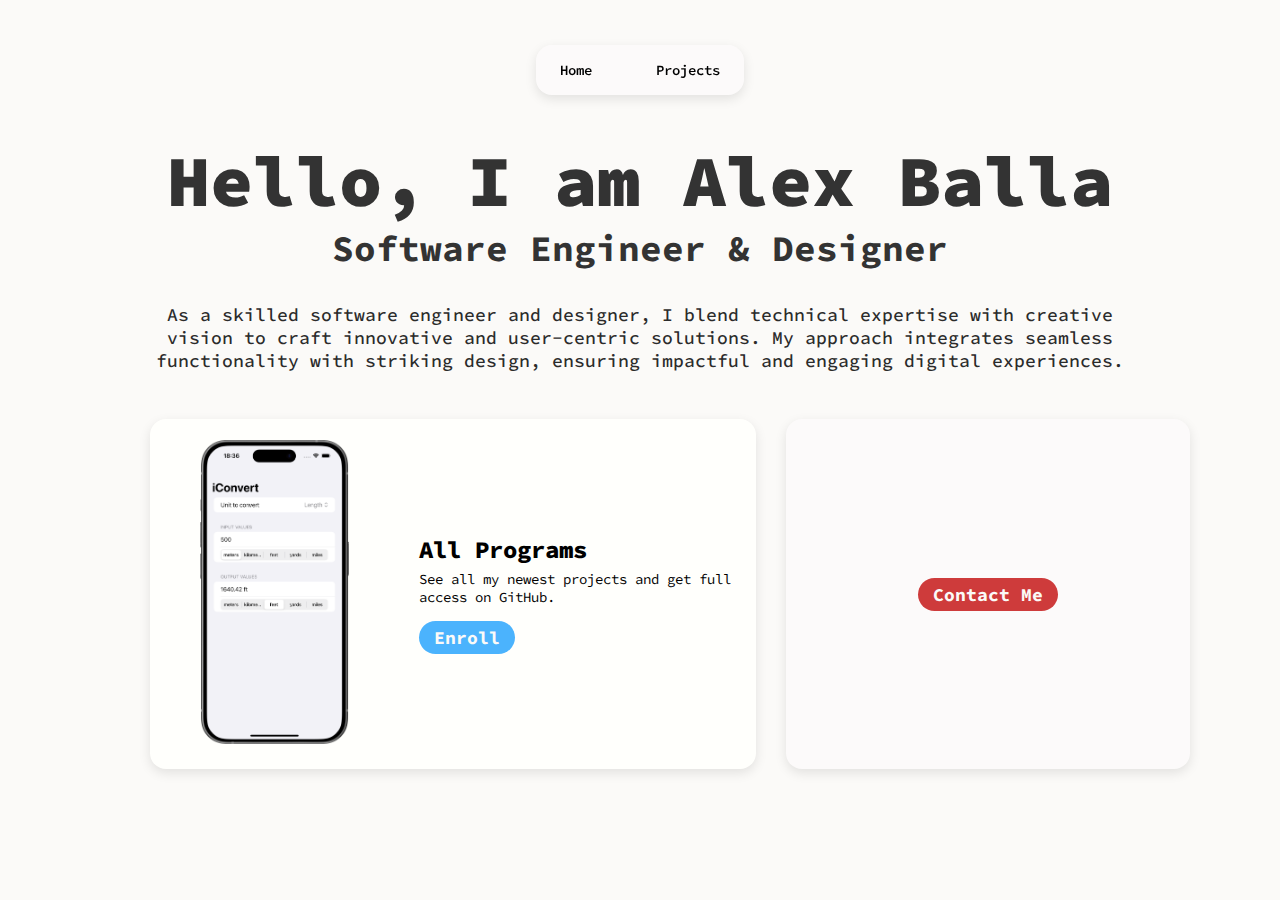
<file: website/index.html>
<!DOCTYPE html>
<html lang="en">
<head>
    <meta charset="UTF-8">
    <meta name="viewport" content="width=device-width, initial-scale=1.0">
    <link rel="stylesheet" href="style.css"> 
    <link rel="icon" href="data:image/svg+xml,<svg xmlns=%22http://www.w3.org/2000/svg%22 viewBox=%220 0 100 100%22><text y=%22.9em%22 font-size=%2290%22>💗</text></svg>">
    <title>sol0vanti</title>
</head>
<body>
    <div class="container">
        <nav class="navbar">
            <ul class="nav-links">
                <li class="nav-link">
                    <a href="./index.html">Home</a>
                </li>
                <li class="nav-link">
                    <a href="projects/iConvert.html">Projects</a>
                </li>
            </ul>
        </nav>
        <div class="header">
            <div class="title">
                <h1>Hello, I am Alex Balla</h1>
                <h3>Software Engineer & Designer</h3>
            </div>
            <div class="content">
                <p>As a skilled software engineer and designer, 
                    I blend technical expertise with creative 
                    vision to craft innovative and user-centric 
                    solutions. My approach integrates seamless 
                    functionality with striking design, 
                    ensuring impactful and engaging digital 
                    experiences.</p>
            </div>
            <div class="banners">
                <div class="banner banner-projects">
                    <div class="banner-image">
                        <img src="banner-image.png" alt="Iphone" class="image">
                    </div>
                    <div class="banner-text">
                        <h3>All Programs</h3>
                        <p>See all my newest projects and get full access on GitHub.</p>
                        <a href="projects/iConvert.html">
                            <button>Enroll</button>
                        </a>
                    </div>
                </div>
                <div class="banner banner-social">
                    <div class="banner-text">
                        <a href="https://transition-website.web.app">
                            <button>Contact Me</button>
                        </a>
                    </div>
                </div>
            </div>
        </div>
    </div>
</body>
</html>
</file>
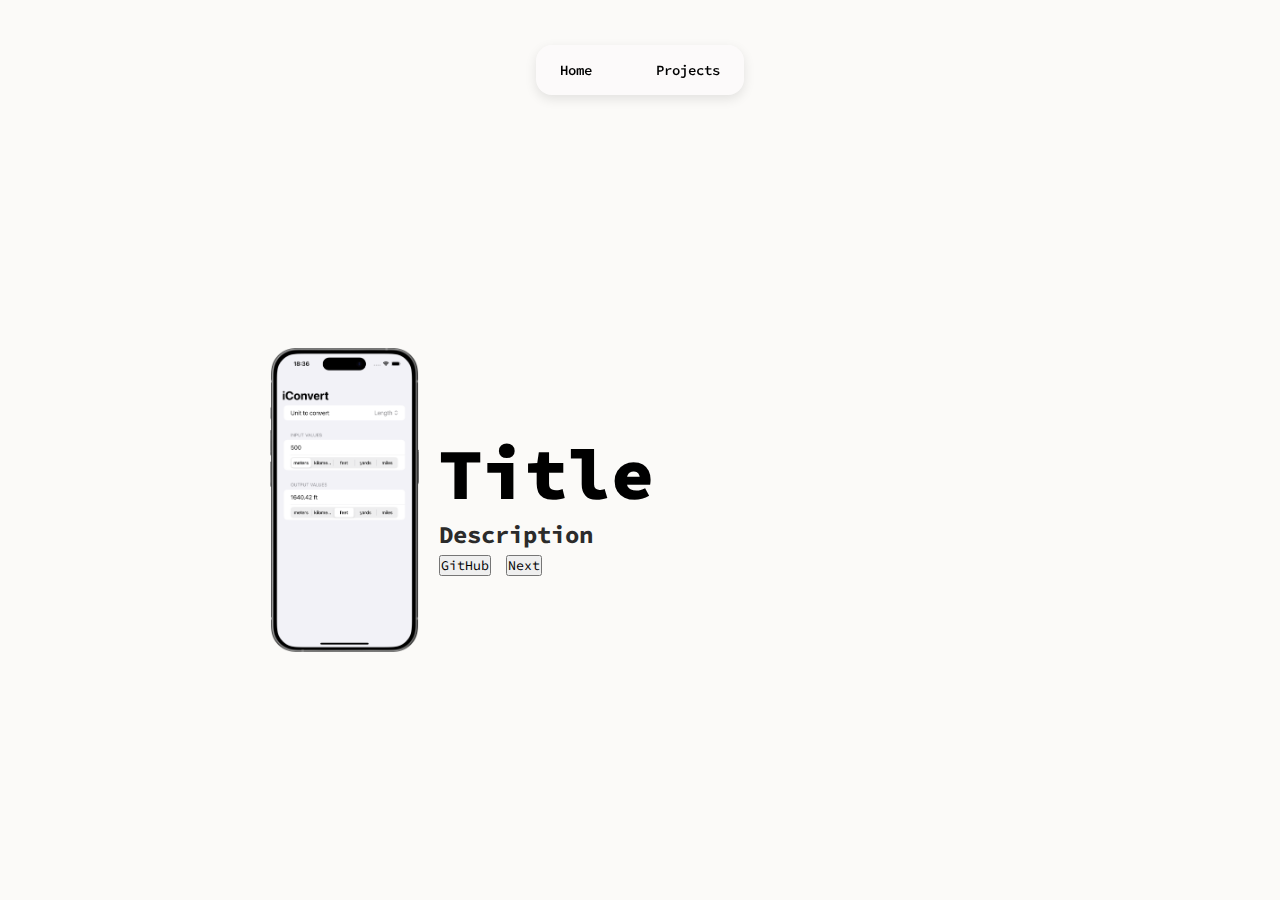
<file: website/projects.html>
<!DOCTYPE html>
<html lang="en">
<head>
    <meta charset="UTF-8">
    <meta name="viewport" content="width=device-width, initial-scale=1.0">
    <link rel="stylesheet" href="style.css"> 
    <link rel="icon" href="data:image/svg+xml,<svg xmlns=%22http://www.w3.org/2000/svg%22 viewBox=%220 0 100 100%22><text y=%22.9em%22 font-size=%2290%22>💗</text></svg>">
    <title>sol0vanti</title>
</head>
<body>
    <div class="container">
        <nav class="navbar">
            <ul class="nav-links">
                <li class="nav-link">
                    <a href="index.html">Home</a>
                </li>
                <li class="nav-link">
                    <a href="projects.html">Projects</a>
                </li>
            </ul>
        </nav>
        <div class="projects-section">
            <div class="projects-image">
                <img src="banner-image.png" alt="Iphone" class="image">
            </div>
            <div class="projects-header">
                <div class="projects-text">
                    <h1>Title</h1>
                    <h3>Description</h3>
                </div>
                <div class="projects-buttons">
                    <a href="#">
                        <button>GitHub</button>
                    </a>
                    <a href="#">
                        <button>Next</button>
                    </a>
                </div>
            </div>
        </div>
    </div>
</body>
</html>
</file>
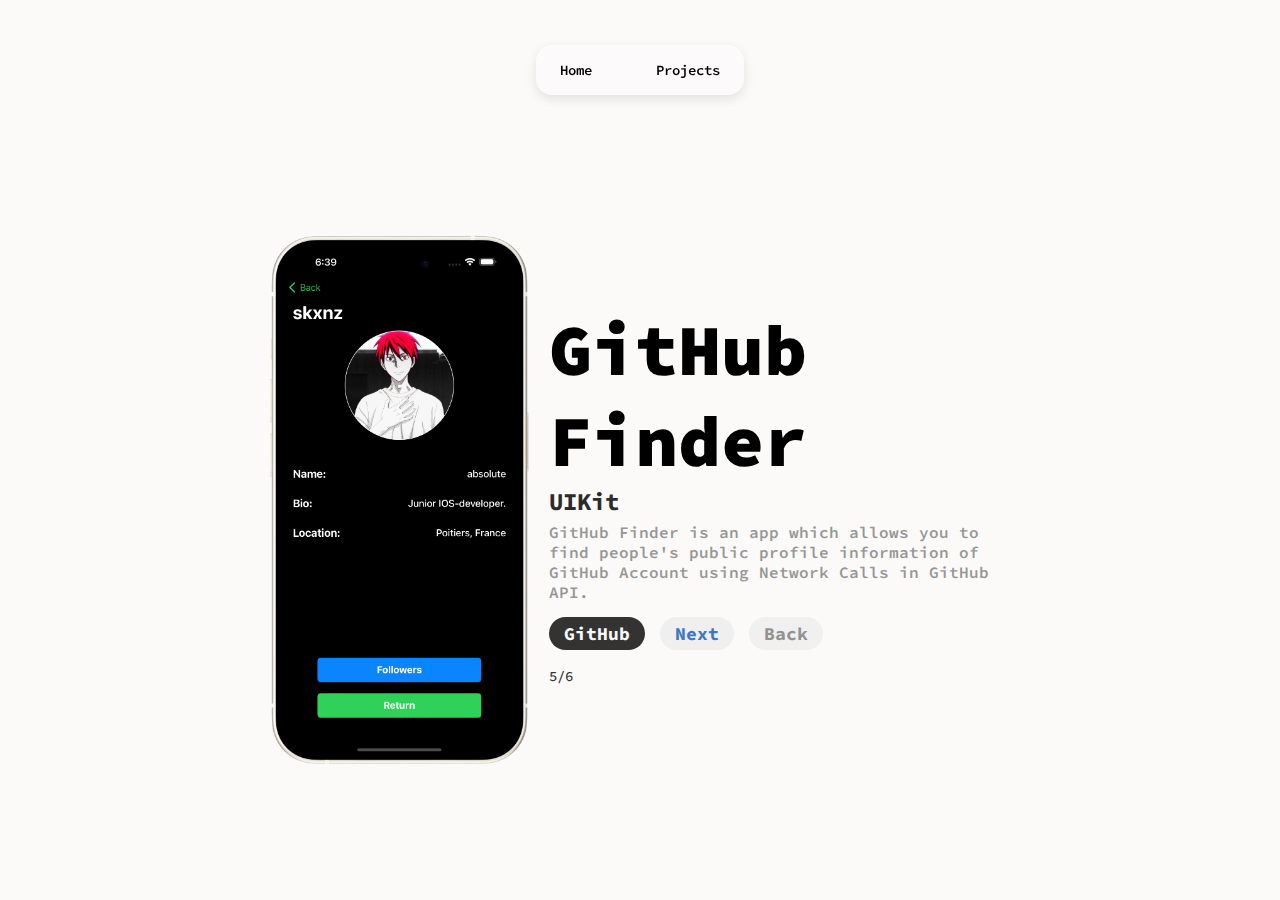
<file: website/projects/GitHub-Finder.html>
<!DOCTYPE html>
<html lang="en">
<head>
    <meta charset="UTF-8">
    <meta name="viewport" content="width=device-width, initial-scale=1.0">
    <link rel="stylesheet" href="../style.css"> 
    <link rel="icon" href="data:image/svg+xml,<svg xmlns=%22http://www.w3.org/2000/svg%22 viewBox=%220 0 100 100%22><text y=%22.9em%22 font-size=%2290%22>💗</text></svg>">
    <title>sol0vanti</title>
</head>
<body>
    <div class="container">
        <nav class="navbar"> 
            <ul class="nav-links">
                <li class="nav-link">
                    <a href="../index.html">Home</a>
                </li>
                <li class="nav-link">
                    <a href="./iConvert.html">Projects</a>
                </li>
            </ul>
        </nav>
        <div class="projects-section">
            <div class="projects-image">
                <img src="./images/GitHub-Finder-image.png" alt="Iphone" class="project-image">
            </div>
            <div class="projects-header">
                <h1>GitHub Finder</h1>
                <h3>UIKit</h3>
                <p>GitHub Finder is an app which allows you to find people's public profile information of GitHub Account using Network Calls in GitHub API.</p>
                <div class="projects-buttons">
                    <a href="https://github.com/sol0vanti/GitHub-Finder">
                        <button class="github-button project-button">GitHub</button>
                    </a>
                     <a href="./Taxi-AB.html">
                        <button class="next-button project-button">Next</button>
                    </a>
                    <a href="./MeowAPI.html">
                        <button class="back-button project-button">Back</button>
                    </a>
                </div>
                <p><span>5/6</span></p>
            </div>
        </div>
    </div>
</body>
</html>
</file>
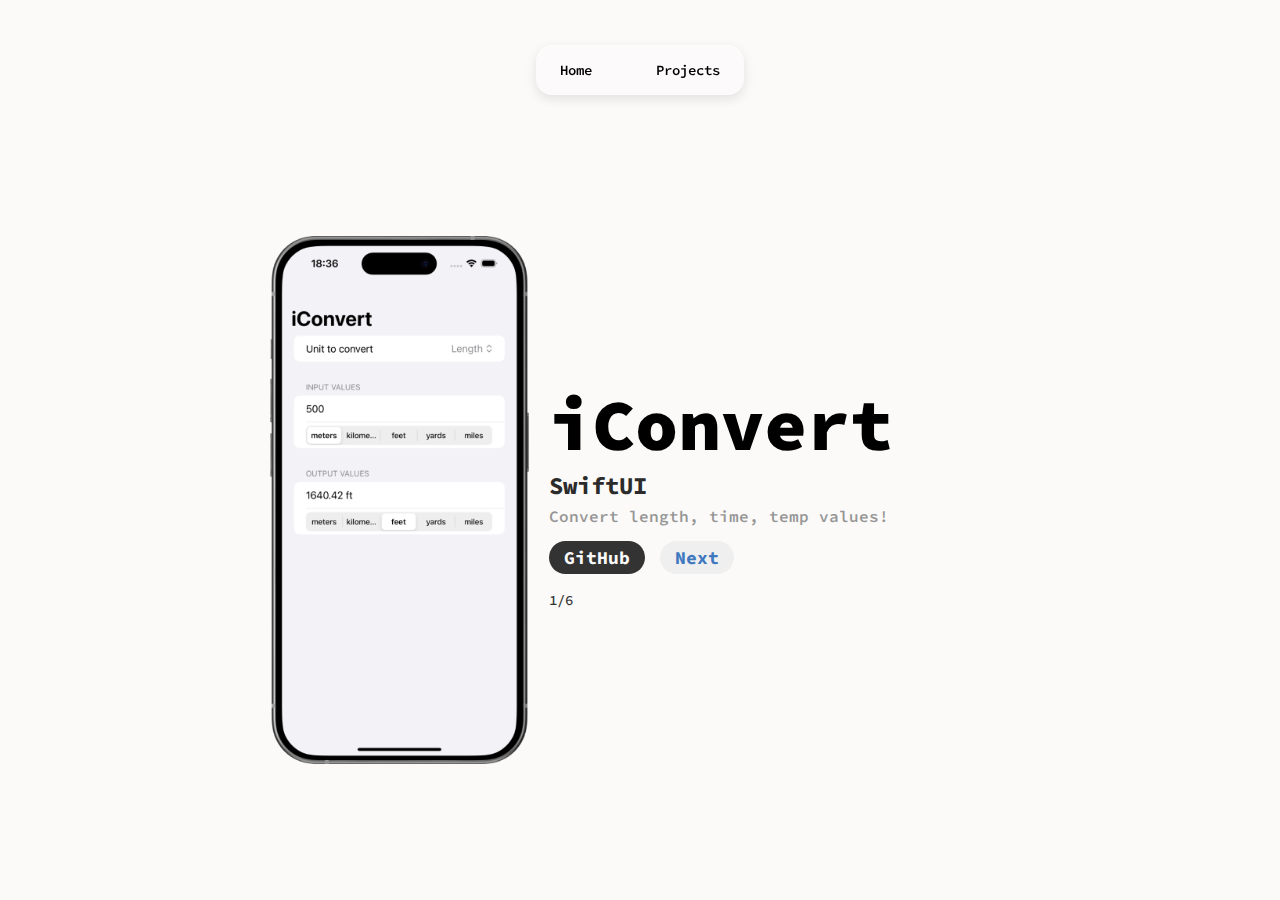
<file: website/projects/iConvert.html>
<!DOCTYPE html>
<html lang="en">
<head>
    <meta charset="UTF-8">
    <meta name="viewport" content="width=device-width, initial-scale=1.0">
    <link rel="stylesheet" href="../style.css"> 
    <link rel="icon" href="data:image/svg+xml,<svg xmlns=%22http://www.w3.org/2000/svg%22 viewBox=%220 0 100 100%22><text y=%22.9em%22 font-size=%2290%22>💗</text></svg>">
    <title>sol0vanti</title>
</head>
<body>
    <div class="container">
        <nav class="navbar"> 
            <ul class="nav-links">
                <li class="nav-link">
                    <a href="../index.html">Home</a>
                </li>
                <li class="nav-link">
                    <a href="./iConvert.html">Projects</a>
                </li>
            </ul>
        </nav>
        <div class="projects-section">
            <div class="projects-image">
                <img src="../banner-image.png" alt="Iphone" class="project-image">
            </div>
            <div class="projects-header">
                <h1>iConvert</h1>
                <h3>SwiftUI</h3>
                <p>Convert length, time, temp values!</p>
                <div class="projects-buttons">
                    <a href="https://github.com/sol0vanti/iConvert">
                        <button class="github-button project-button">GitHub</button>
                    </a>
                     <a href="#">
                        <button class="next-button project-button">Next</button>
                    </a>
                </div>
                <p><span>1/6</span></p>
            </div>
        </div>
    </div>
</body>
</html>
</file>
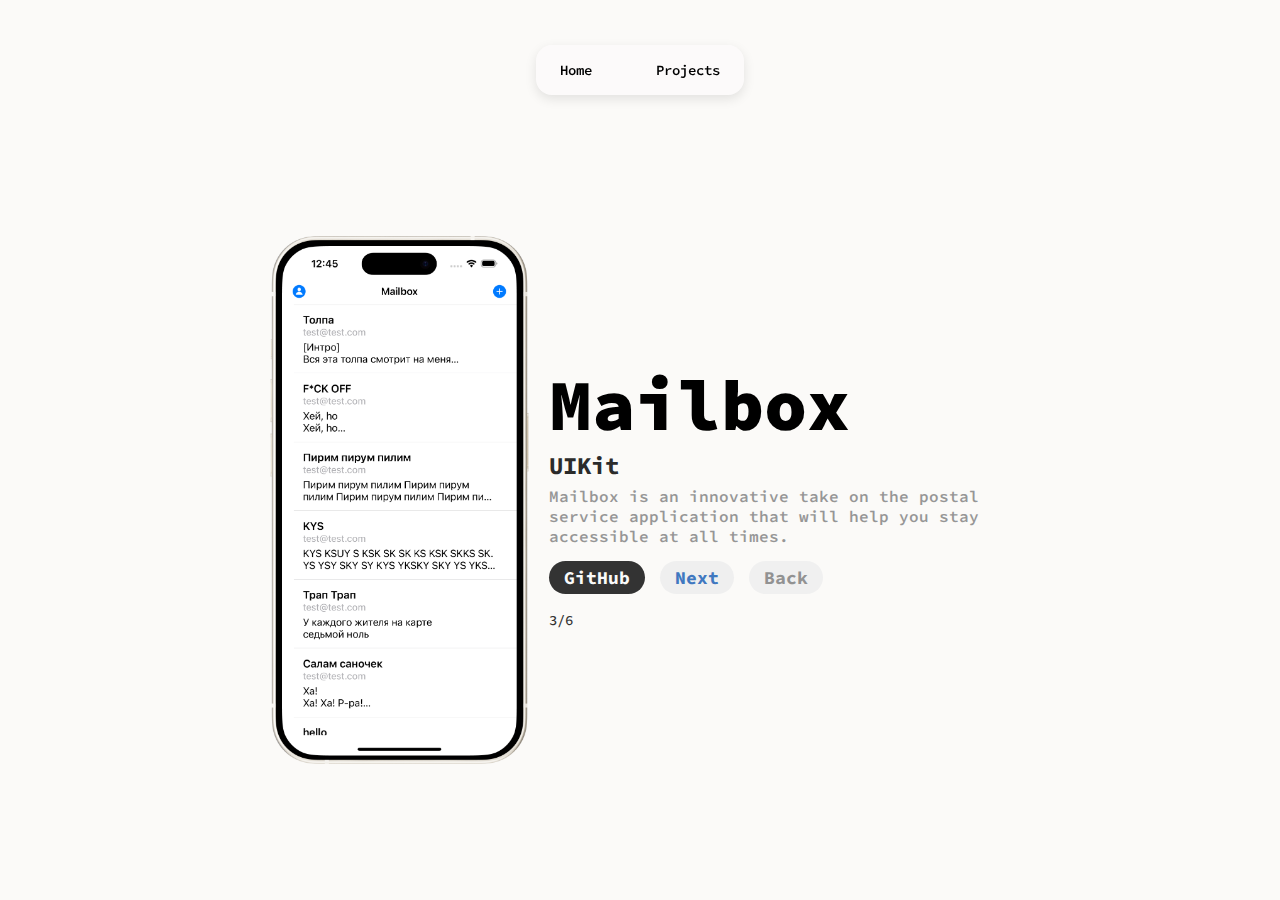
<file: website/projects/Mailbox.html>
<!DOCTYPE html>
<html lang="en">
<head>
    <meta charset="UTF-8">
    <meta name="viewport" content="width=device-width, initial-scale=1.0">
    <link rel="stylesheet" href="../style.css"> 
    <link rel="icon" href="data:image/svg+xml,<svg xmlns=%22http://www.w3.org/2000/svg%22 viewBox=%220 0 100 100%22><text y=%22.9em%22 font-size=%2290%22>💗</text></svg>">
    <title>sol0vanti</title>
</head>
<body>
    <div class="container">
        <nav class="navbar"> 
            <ul class="nav-links">
                <li class="nav-link">
                    <a href="../index.html">Home</a>
                </li>
                <li class="nav-link">
                    <a href="./iConvert.html">Projects</a>
                </li>
            </ul>
        </nav>
        <div class="projects-section">
            <div class="projects-image">
                <img src="./images/mailbox-image.png" alt="Iphone" class="project-image">
            </div>
            <div class="projects-header">
                <h1>Mailbox</h1>
                <h3>UIKit</h3>
                <p>Mailbox is an innovative take on the postal service application that will help you stay accessible at all times.</p>
                <div class="projects-buttons">
                    <a href="https://github.com/sol0vanti/Mailbox">
                        <button class="github-button project-button">GitHub</button>
                    </a>
                     <a href="./MeowAPI.html">
                        <button class="next-button project-button">Next</button>
                    </a>
                    <a href="./UAV.html">
                        <button class="back-button project-button">Back</button>
                    </a>
                </div>
                <p><span>3/6</span></p>
            </div>
        </div>
    </div>
</body>
</html>
</file>
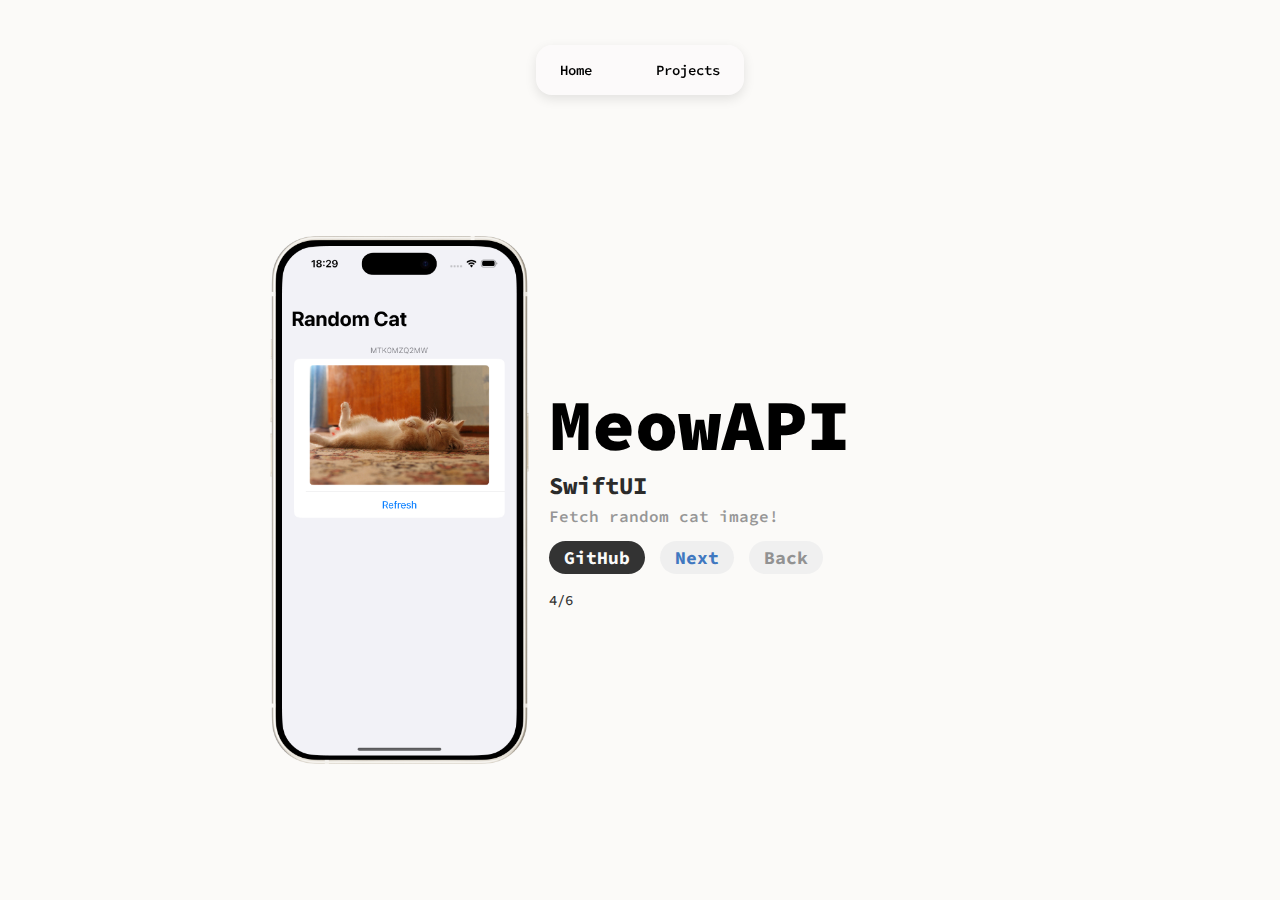
<file: website/projects/MeowAPI.html>
<!DOCTYPE html>
<html lang="en">
<head>
    <meta charset="UTF-8">
    <meta name="viewport" content="width=device-width, initial-scale=1.0">
    <link rel="stylesheet" href="../style.css"> 
    <link rel="icon" href="data:image/svg+xml,<svg xmlns=%22http://www.w3.org/2000/svg%22 viewBox=%220 0 100 100%22><text y=%22.9em%22 font-size=%2290%22>💗</text></svg>">
    <title>sol0vanti</title>
</head>
<body>
    <div class="container">
        <nav class="navbar"> 
            <ul class="nav-links">
                <li class="nav-link">
                    <a href="../index.html">Home</a>
                </li>
                <li class="nav-link">
                    <a href="./iConvert.html">Projects</a>
                </li>
            </ul>
        </nav>
        <div class="projects-section">
            <div class="projects-image">
                <img src="./images/MeowAPI-image.png" alt="Iphone" class="project-image">
            </div>
            <div class="projects-header">
                <h1>MeowAPI</h1>
                <h3>SwiftUI</h3>
                <p>Fetch random cat image!</p>
                <div class="projects-buttons">
                    <a href="https://github.com/sol0vanti/MeowAPI">
                        <button class="github-button project-button">GitHub</button>
                    </a>
                     <a href="./GitHub-Finder.html">
                        <button class="next-button project-button">Next</button>
                    </a>
                    <a href="./Mailbox.html">
                        <button class="back-button project-button">Back</button>
                    </a>
                </div>
                <p><span>4/6</span></p>
            </div>
        </div>
    </div>
</body>
</html>
</file>
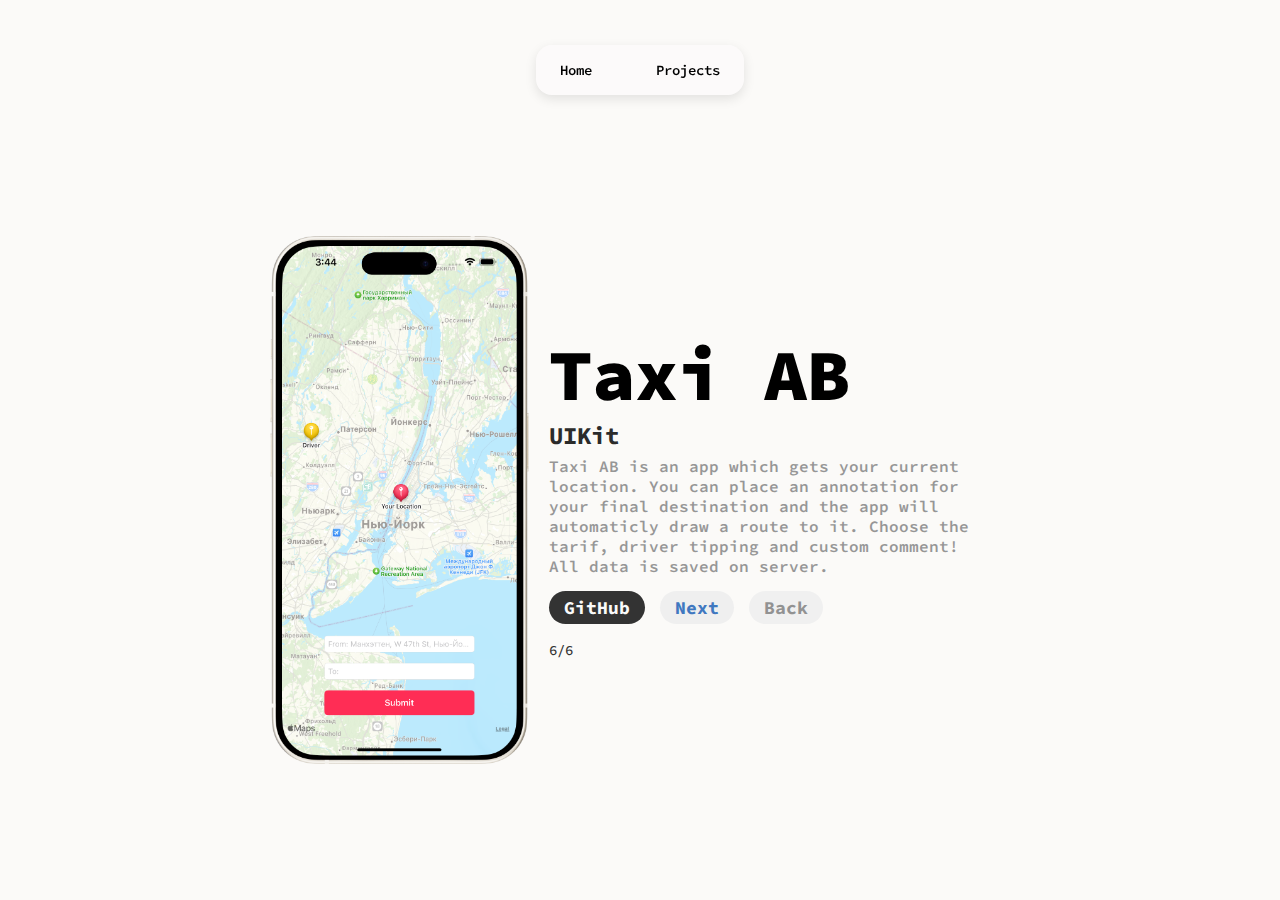
<file: website/projects/Taxi-AB.html>
<!DOCTYPE html>
<html lang="en">
<head>
    <meta charset="UTF-8">
    <meta name="viewport" content="width=device-width, initial-scale=1.0">
    <link rel="stylesheet" href="../style.css"> 
    <link rel="icon" href="data:image/svg+xml,<svg xmlns=%22http://www.w3.org/2000/svg%22 viewBox=%220 0 100 100%22><text y=%22.9em%22 font-size=%2290%22>💗</text></svg>">
    <title>sol0vanti</title>
</head>
<body>
    <div class="container">
        <nav class="navbar"> 
            <ul class="nav-links">
                <li class="nav-link">
                    <a href="../index.html">Home</a>
                </li>
                <li class="nav-link">
                    <a href="./iConvert.html">Projects</a>
                </li>
            </ul>
        </nav>
        <div class="projects-section">
            <div class="projects-image">
                <img src="./images/Taxi-AB-image.png" alt="Iphone" class="project-image">
            </div>
            <div class="projects-header">
                <h1>Taxi AB</h1>
                <h3>UIKit</h3>
                <p>Taxi AB is an app which gets your current location. You can place an annotation for your final destination and the app will automaticly draw a route to it. Choose the tarif, driver tipping and custom comment! All data is saved on server.</p>
                <div class="projects-buttons">
                    <a href="https://github.com/sol0vanti/Taxi-AB">
                        <button class="github-button project-button">GitHub</button>
                    </a>
                     <a href="./iConvert.html">
                        <button class="next-button project-button">Next</button>
                    </a>
                    <a href="./GitHub-Finder.html">
                        <button class="back-button project-button">Back</button>
                    </a>
                </div>
                <p><span>6/6</span></p>
            </div>
        </div>
    </div>
</body>
</html>
</file>
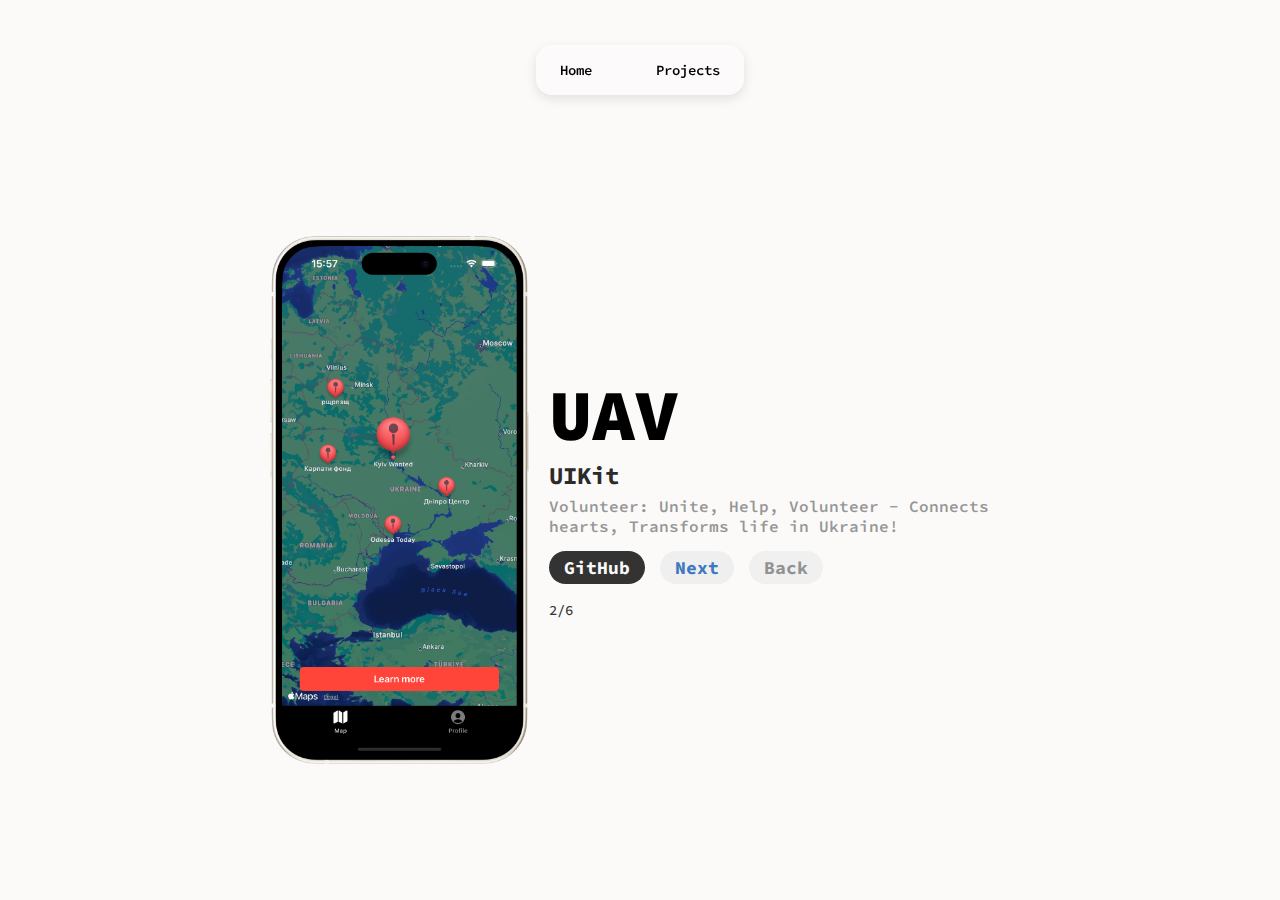
<file: website/projects/UAV.html>
<!DOCTYPE html>
<html lang="en">
<head>
    <meta charset="UTF-8">
    <meta name="viewport" content="width=device-width, initial-scale=1.0">
    <link rel="stylesheet" href="../style.css"> 
    <link rel="icon" href="data:image/svg+xml,<svg xmlns=%22http://www.w3.org/2000/svg%22 viewBox=%220 0 100 100%22><text y=%22.9em%22 font-size=%2290%22>💗</text></svg>">
    <title>sol0vanti</title>
</head>
<body>
    <div class="container">
        <nav class="navbar"> 
            <ul class="nav-links">
                <li class="nav-link">
                    <a href="../index.html">Home</a>
                </li>
                <li class="nav-link">
                    <a href="./iConvert.html">Projects</a>
                </li>
            </ul>
        </nav>
        <div class="projects-section">
            <div class="projects-image">
                <img src="./images/UAV-image.png" alt="Iphone" class="project-image">
            </div>
            <div class="projects-header">
                <h1>UAV</h1>
                <h3>UIKit</h3>
                <p>Volunteer: Unite, Help, Volunteer - Connects hearts, Transforms life in Ukraine!</p>
                <div class="projects-buttons">
                    <a href="https://github.com/sol0vanti/UAV">
                        <button class="github-button project-button">GitHub</button>
                    </a>
                     <a href="./Mailbox.html">
                        <button class="next-button project-button">Next</button>
                    </a>
                    <a href="./iConvert.html">
                        <button class="back-button project-button">Back</button>
                    </a>
                </div>
                <p><span>2/6</span></p>
            </div>
        </div>
    </div>
</body>
</html>
</file>
<file: website/style.css>
@import url('https://fonts.googleapis.com/css2?family=Source+Code+Pro:ital,wght@0,200..900;1,200..900&display=swap');

* {
    margin: 0;
    padding: 0;
    box-sizing: border-box;
    font-family: "Source Code Pro";
}

html {
    scroll-behavior: smooth;
}

body {
    background: #FBFAF8;
}

.container {
    display: flex;
    font-size: 14px;
    height: 100vh;
    justify-content: center;
}

.navbar {
    z-index: 2;
    position: fixed;
    top: 5vh;
    padding: 0.5rem 0.5rem;
    background: #FCFAFA;
    border-radius: 1rem;
    box-shadow: 0 4px 12px rgba(0, 0, 0, 0.1);
}

.nav-links {
    display: flex;
    gap: 2rem;
}

.nav-link {
    list-style: none;
    height: 100%;
    padding: 0.5rem 1rem;
    font-weight: 600;
    cursor: pointer;
}

.navbar a {
    text-decoration: none;
    color: currentColor;
}

.nav-link:hover {
    background-color: #6E8387;
    color: #FCFAFA;
    border-radius: 0.5rem;
}

.header {
    z-index: 1;
    text-align: center;
    padding-left: 15vh;
    padding-right: 15vh;
}

.projects-section {
    z-index: 1;
    text-align: center;
    padding-left: 15vh;
    padding-right: 15vh;
    margin: 15vh 0 2rem; /* Margin below the navbar and some spacing above */
    position: relative;
    display: flex;
    justify-content: space-between;
    align-items: center;
    width: calc(100vw - 30vh);
}

.projects-header {
    padding: 10px;
    margin: 10px;
    display: flex;
    flex-direction: column; /* Arrange items vertically */
    text-align: left; /* Align text to the left */
    display: flex; /* Use flexbox for positioning */
    align-items: flex-start; /* Align items to the top of the div */
    justify-content: flex-start; /* Align text to the left */
    flex: 1;
}

.projects-header h1 {
    font-size: 72px;
    font-weight: 900;
}

.projects-header h3 {
    font-size: 24px;
    font-weight: 700;
    color: rgb(43, 43, 43);
    margin-bottom: 5px;
}

.projects-header p {
    font-size: 16px;
    font-weight: 600;
    color: rgb(150, 150, 150);
    margin-bottom: 15px;
}

.projects-header span {
    color: #333;
    font-weight: 500;
    font-size: 14px;
}

.projects-buttons {
    display: flex;
    align-items: center;
    gap: 15px;
}

.project-button {
    font-size: 18px;
    font-weight: 700;
    padding-top: 5px;
    padding-bottom: 5px;
    padding-right: 15px;
    padding-left: 15px;
    border-radius: 2rem;
    border-width: 0;
    color: #FBFAF8;
    margin-bottom: 15px;
}

.github-button {
    background-color: #333;
    color: #fafafa;
}

.next-button {
    color: #4078c0;
}

.back-button {
    background-color: #f0f0f0;
    color: #929292;
}

.title {
    color: #333;
    margin: 15vh 0 2rem; /* Margin below the navbar and some spacing above */
    position: relative;
}

.title h1 {
    font-size: 72px;
    font-weight: 900;
}

.title h3 {
    font-size: 36px;
    font-weight: 700;
}

.content p {
    color: rgb(43, 43, 43);
    font-size: 18px;
    font-weight: 500;
    margin-bottom: 2rem;
}

.banners {
    display: flex;
    justify-content: space-between;
    align-items: center;
    width: calc(100vw - 30vh);
}

.banner {
    display: flex;
    justify-content: space-around;
    align-items: center; /* Full width minus 15vh margin on each side */
    margin: 0 auto; /* Center the container */
    background: #FCFAFA;
    border-radius: 1rem;
    box-shadow: 0 4px 12px rgba(0, 0, 0, 0.1);
    height: 350px;
    margin: 15px;
}

/* Styling for the second div */
.banner-text {
    padding: 10px;
    margin: 10px;
    display: flex;
    flex-direction: column; /* Arrange items vertically */
    align-items: center; /* Center items horizontally */
}

.banner-projects {
    flex: 0 0 60%;
    background: #FFFFFC;
}

.banner-projects .banner-text {
    text-align: left; /* Align text to the left */
    display: flex; /* Use flexbox for positioning */
    align-items: flex-start; /* Align items to the top of the div */
    justify-content: flex-start; /* Align text to the left */
    flex: 1;
}

.banner-projects .banner-text h3 {
    font-size: 24px;
    font-weight: 800;
    margin-bottom: 5px;
}

.banner-projects .banner-text p {
    font-size: 14px;
    font-weight: 400;
    margin-bottom: 15px;
}

.banner button {
    font-size: 18px;
    font-weight: 700;
    padding-top: 5px;
    padding-bottom: 5px;
    padding-right: 15px;
    padding-left: 15px;
    border-radius: 2rem;
    border-width: 0;
    background: #4BB3FD;
    color: #FBFAF8;
}

.banner-social button {
    background: #ce3b3b;
}

.banner-social {
    flex: 0 0 40%;
}

.banner-social .banner-text {
    text-align: center;
}

.banner-social .banner-text h3 {
    font-size: 24px;
    font-weight: 800;
    margin-bottom: 15px;
}

.banner-image {
    flex: 0 1 auto;
    padding: 2.5rem;
    margin: 10px;
}

/* Optional: Additional styling for items in the second div */
.banner-text > .banner-image {
    margin: 5px 0;
}

.image {
    height: 304px;
    width: auto;
}

.project-image {
    height: 528px;
    width: auto;
}

@media (max-width: 600px) {
    .banners {
        display: none;
    }

    .header .content {
        padding-bottom: 25px;
    }

    .projects-section {
        display: flex;
        flex-direction: column;
        align-items: center;
    }

    .projects-header {
        text-align: center; /* Align text to the left */
        display: flex; /* Use flexbox for positioning */
        align-items: center; /* Align items to the top of the div */
        justify-content: top; /* Align text to the left */
        flex: 1;
    }

    .project-image {
        display: flex;
        justify-content: center;
        align-items: center;
        height: 475px;
        width: auto;
    }
}
</file>
